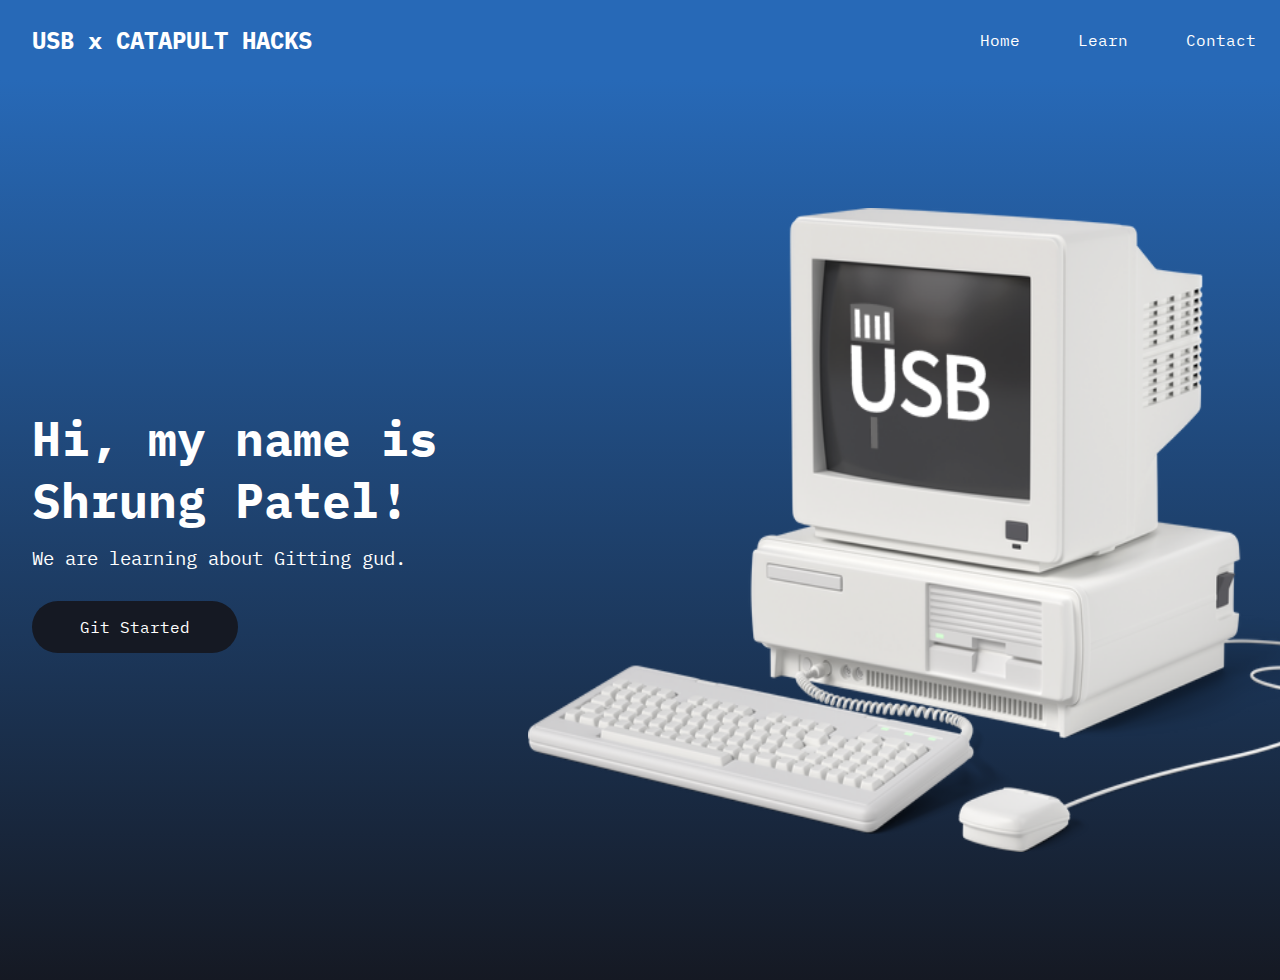
<file: index.html>
<!DOCTYPE html>
<html lang="en">
  <head>
    <meta charset="UTF-8" />
    <meta name="viewport" content="width=device-width, initial-scale=1.0" />
    <title>USB x CATAPULT HACKS</title>
    <link rel="icon" href="USB.png">
    <link rel="stylesheet" href="style.css" />
    <link href='https://fonts.googleapis.com/css?family=IBM Plex Mono' rel='stylesheet'>
    <link rel="preconnect" href="https://fonts.googleapis.com">
<link rel="preconnect" href="https://fonts.gstatic.com" crossorigin>
<link href="https://fonts.googleapis.com/css2?family=IBM+Plex+Mono:wght@500&family=Montserrat+Alternates:wght@600&family=Urbanist:wght@200&display=swap" rel="stylesheet">
  </head>
  <body>
    <nav>
      <div class="logo">USB x CATAPULT HACKS</div>
      <div class="nav-items">
        <a href="index.html">Home</a> <a href="learn.html">Learn</a> <a href="contact.html">Contact</a>
      </div>
    </nav>
    <section class="hero">
      <div class="hero-container" style="height:100vh">
        <div class="column-left" style="justify-content: center">

          <h1>Hi, my name is Shrung Patel!</h1>

          <p>
            We are learning about Gitting gud.
          </p>
          <a href="learn.html">
            <button>Git Started</button>
          </a>
        </div>
        <div class="column-right" style="justify-content: center">
          <img
            src="./computer.png"
            alt="illustration"
            class="hero-image"
            width="100px"
            height="100px"
          />
        </div>
      </div>
    </section>
  </body>
</html>
</file>
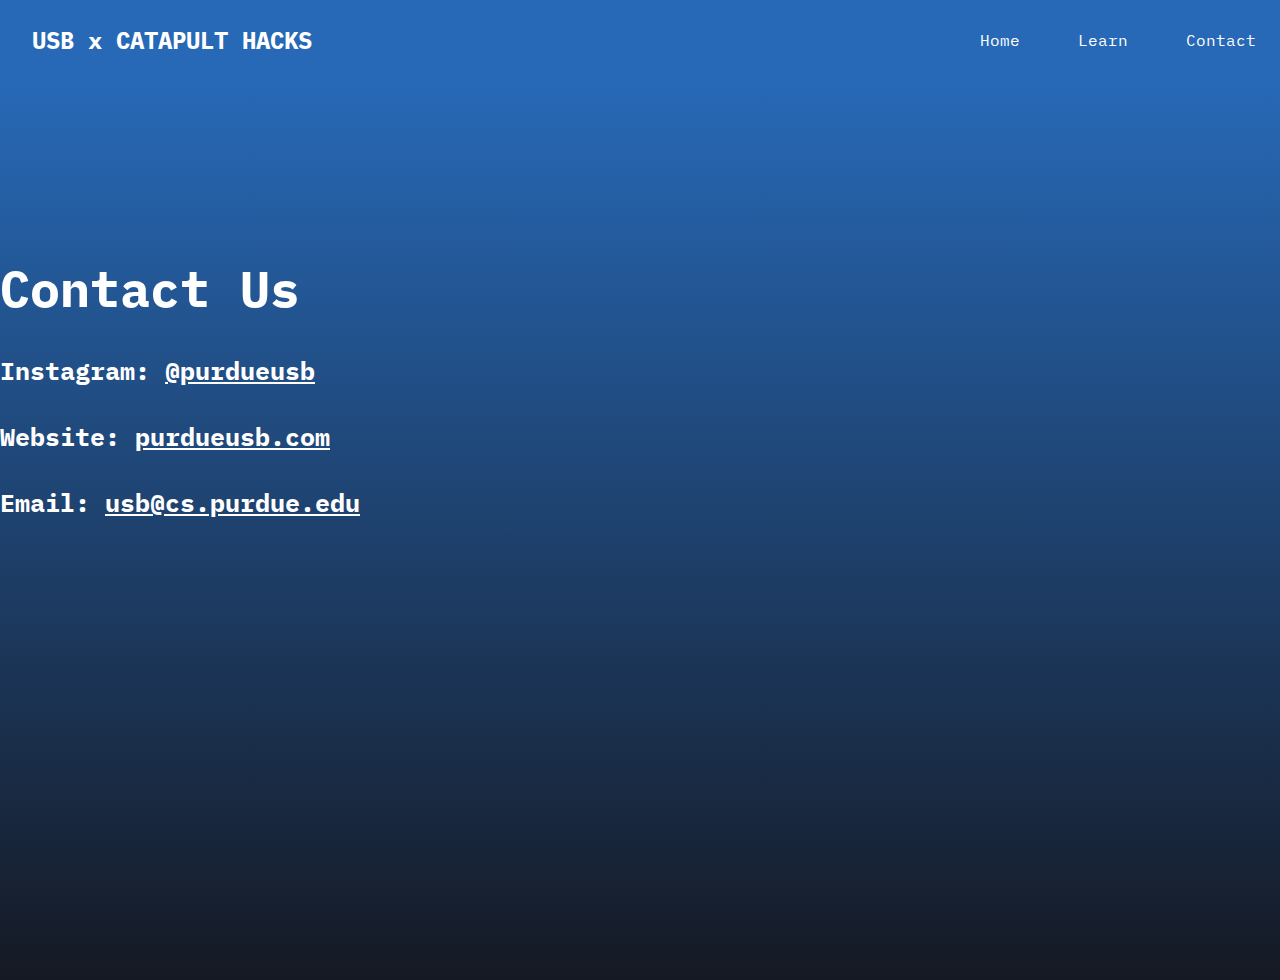
<file: contact.html>
<!DOCTYPE html>
<html lang="en">
  <head>
    <meta charset="UTF-8" />
    <meta name="viewport" content="width=device-width, initial-scale=1.0" />
    <title>USB x CATAPULT HACKS</title>
    <link rel="icon" href="USB.png">
    <link rel="stylesheet" href="style.css" />
    <link href='https://fonts.googleapis.com/css?family=IBM Plex Mono' rel='stylesheet'>
    <link rel="preconnect" href="https://fonts.googleapis.com">
<link rel="preconnect" href="https://fonts.gstatic.com" crossorigin>
<link href="https://fonts.googleapis.com/css2?family=IBM+Plex+Mono:wght@500&family=Montserrat+Alternates:wght@600&family=Urbanist:wght@200&display=swap" rel="stylesheet">
  </head>
  <body>
    <nav>
      <div class="logo">USB x CATAPULT HACKS</div>
      <div class="nav-items">
        <a href="index.html">Home</a> <a href="learn.html">Learn</a> <a href="contact.html">Contact</a>
      </div>
    </nav>
    <section class="hero">
      <div class="hero-container" style="height:100vh">
        
        <div class ="contact-head">   
           Contact Us
           <div class ="contact-content">   
            <br>
            <p>Instagram: <a href = "https://www.instagram.com/purdueusb/">@purdueusb</a></p>
            <br>
            <p>Website: <a href = "https://purdueusb.com/">purdueusb.com</a></p>
            <br>
            <p>Email: <a href = "mailto:usb@cs.purdue.edu">usb@cs.purdue.edu</a></p>
         </div>
        </div>
      </div>
    </section>
  </body>
</html>
</file>
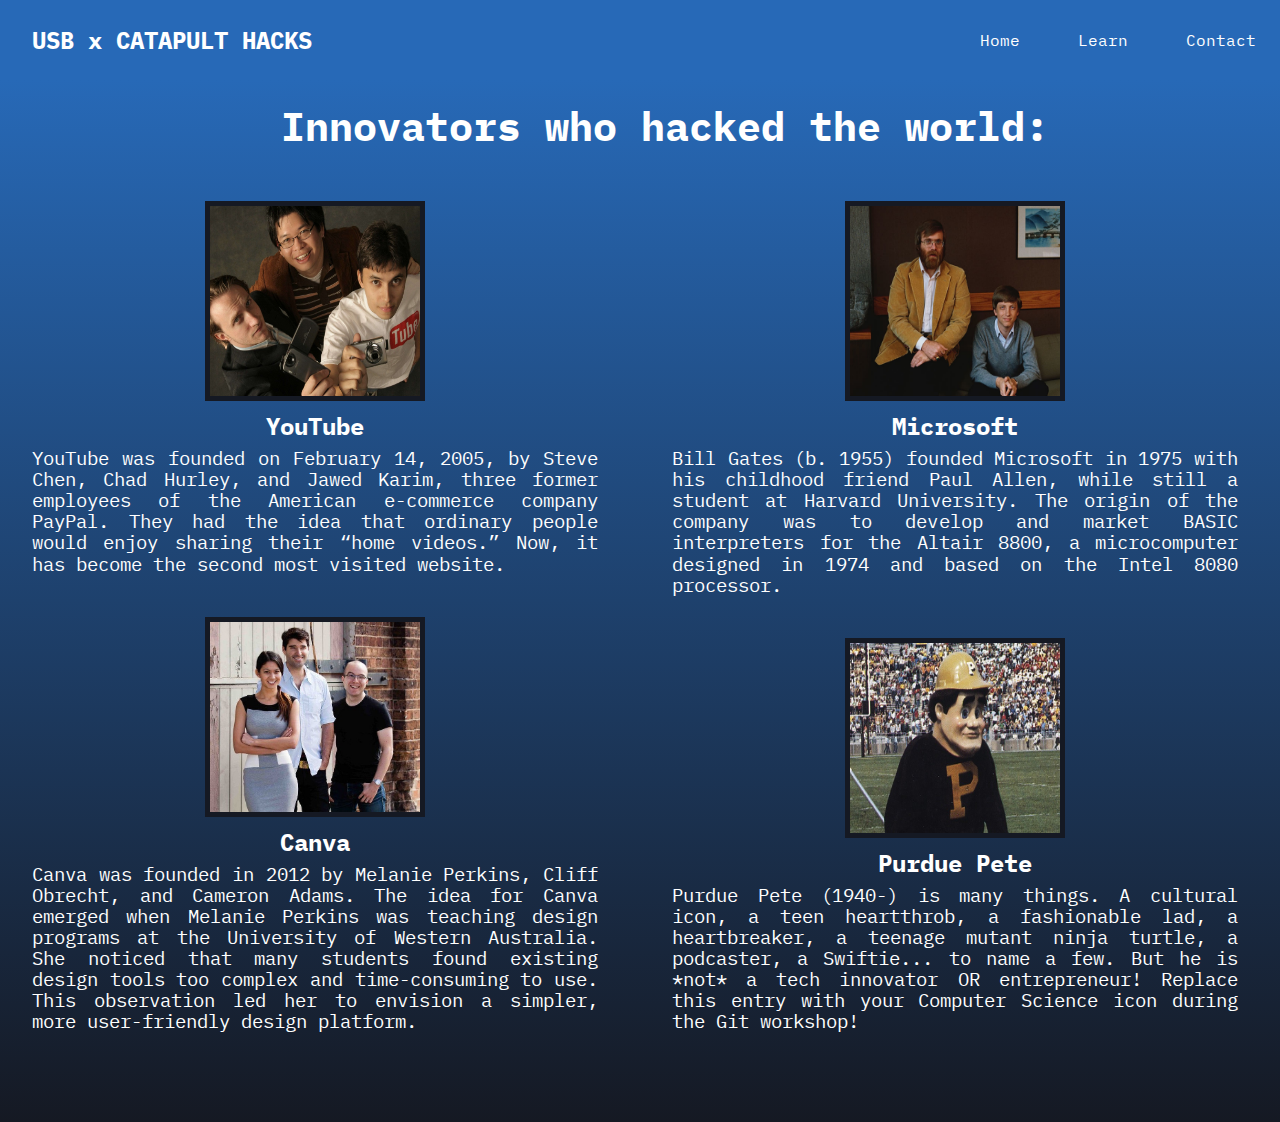
<file: learn.html>
<!DOCTYPE html>
<html lang="en">
  <head>
    <meta charset="UTF-8" />
    <meta name="viewport" content="width=device-width, initial-scale=1.0" />
    <title>USB x Catapult Hacks</title>
    <link rel="icon" href="USB.png">
    <link rel="stylesheet" href="style.css" />
    <link href='https://fonts.googleapis.com/css?family=IBM Plex Mono' rel='stylesheet'>
    <link rel="preconnect" href="https://fonts.googleapis.com">
<link rel="preconnect" href="https://fonts.gstatic.com" crossorigin>
<link href="https://fonts.googleapis.com/css2?family=IBM+Plex+Mono:wght@500&family=Montserrat+Alternates:wght@600&family=Urbanist:wght@200&display=swap" rel="stylesheet">
  </head>
  <body>
    <nav>
      <div class="logo">USB x CATAPULT HACKS</div>
      <div class="nav-items">
        <a href="index.html">Home</a> <a href="learn.html">Learn</a> <a href="contact.html">Contact</a>
      </div>
    </nav>
    <section class="hero">
	<center>
	<h1> Innovators who hacked the world: </h1>
	<style>
		article {
			padding-top: 1px;
			padding-right: 10px;
			padding-bottom: 10px;
		}
		h1 {
	  		padding-top: 20px;
	    	padding-right: 30px;
	        padding-left: 80px;
			font-size: 40px;
			color: #fff;
		}
		h2 {
			padding-top: 5px;
			padding-bottom: 5px;
	  		text-align: center;
		}
	</style>
	</center>
      <div class="hero-container">
		<div class="column-left">
		<article>
			<center>
				<img src="YouTube.jpg" style="width:220px;height: 200px;border: 5px solid #151923;">
			</center>
			<h2> YouTube </h2>
			<p> YouTube was founded on February 14, 2005, by Steve Chen, Chad Hurley, and Jawed Karim, three former employees of the American e-commerce company PayPal. They had the idea that ordinary people would enjoy sharing their “home videos.” Now, it has become the second most visited website. </p>
		</article>
		<article>
			<center>
				<img src="Canva.jpg" style="width:220px;height: 200px;border: 5px solid #151923;">
			</center>
			<h2> Canva </h2>
			<p> Canva was founded in 2012 by Melanie Perkins, Cliff Obrecht, and Cameron Adams. The idea for Canva emerged when Melanie Perkins was teaching design programs at the University of Western Australia. She noticed that many students found existing design tools too complex and time-consuming to use. This observation led her to envision a simpler, more user-friendly design platform.</p>
		</article>
		</div>
	<div class="column-right">
		<article>
			<center>
				<img src="Microsoft.jpeg" style="width:220px;height: 200px;border: 5px solid #151923;">
			</center>
			<h2> Microsoft </h2>
			<p> Bill Gates (b. 1955) founded Microsoft in 1975 with his childhood friend Paul Allen, while still a student at Harvard University. The origin of the company was to develop and market BASIC interpreters for the Altair 8800, a microcomputer designed in 1974 and based on the Intel 8080 processor.</p>
		</article>
		<article>
			<center>
				<img src="PurduePete.jpg" style="width:220px;height: 200px;border: 5px solid #151923;">
			</center>
			<h2> Purdue Pete </h2>
			<p> Purdue Pete (1940-) is many things. A cultural icon, a teen heartthrob, a fashionable lad, a heartbreaker, a teenage mutant ninja turtle, a podcaster, a Swiftie... to name a few. But he is *not* a tech innovator OR entrepreneur! Replace this entry with your Computer Science icon during the Git workshop!</p>
		</article>
	</div>
      </div>
    </section>
  </body>
</html>
</file>
<file: style.css>
* {
  box-sizing: border-box;
  margin: 0;
  padding: 0;
  font-family: 'IBM Plex Mono', 'IBM ';
}

nav {
  height: 80px;
  background: #2769B7;
  display: flex;
  justify-content: space-between;
  align-items: center;
  padding: 0rem calc((100vw - 1300px) / 2);
}

.logo {
  color: #fff;
  font-size: 1.5rem;
  font-weight: bold;
  padding: 0 2rem;
}

nav a {
  text-decoration: none;
  color: #fff;
  padding: 0 1.5rem;
}

.contact-content a {
  text-decoration: underline;
  color: #fff;
}

.contact-content a:hover {
  color: #2769B7;
}

nav a:hover {
  color: #fff;
}

.hero {
  background-image: linear-gradient(180deg, #2769B7, #151923);
}

.hero-container {
  display: grid;
  grid-template-columns: 1fr 1fr;
  height: min-content;
  padding: 3rem calc((100vw - 1300px) / 2);
}

.column-left {
  display: flex;
  flex-direction: column;
  align-items: flex-start;
  color: #fff;
  padding: 0rem 2rem;
}

.column-left h1 {
  margin-bottom: 1rem;
  font-size: 3rem;
}

.column-left p {
  margin-bottom: 2rem;
  font-size: 1.2rem;
  line-height: 1.1;
  text-align: justify;
}

button {
  padding: 1rem 3rem;
  font-size: 1rem;
  border: none;
  color: #fff;
  background: #151923;
  cursor: pointer;
  border-radius: 50px;
}

button:hover {
  background: #fff;
  color: #000;
}

.column-right {
  display: flex;
  flex-direction: column;
  align-items: flex-start;
  align-items: center;
  color: #fff;
  padding: 0rem 2rem;
}


.column-right p {
  margin-bottom: 2rem;
  font-size: 1.2rem;
  line-height: 1.1;
  text-align: justify;
}

.hero-image {
  width: 150%;
  height: 80%;
}

.contact-head {
  justify-content: center;
  align-items: center;
  color: #fff;
  font-size: 50px;
  font-weight: bold;
  padding-top: 20%;
}

.contact-content{
  font-size: 25px;
}

@media screen and (max-width: 768px) {
  .hero-container {
    grid-template-columns: 1fr;
  }
}
</file>
